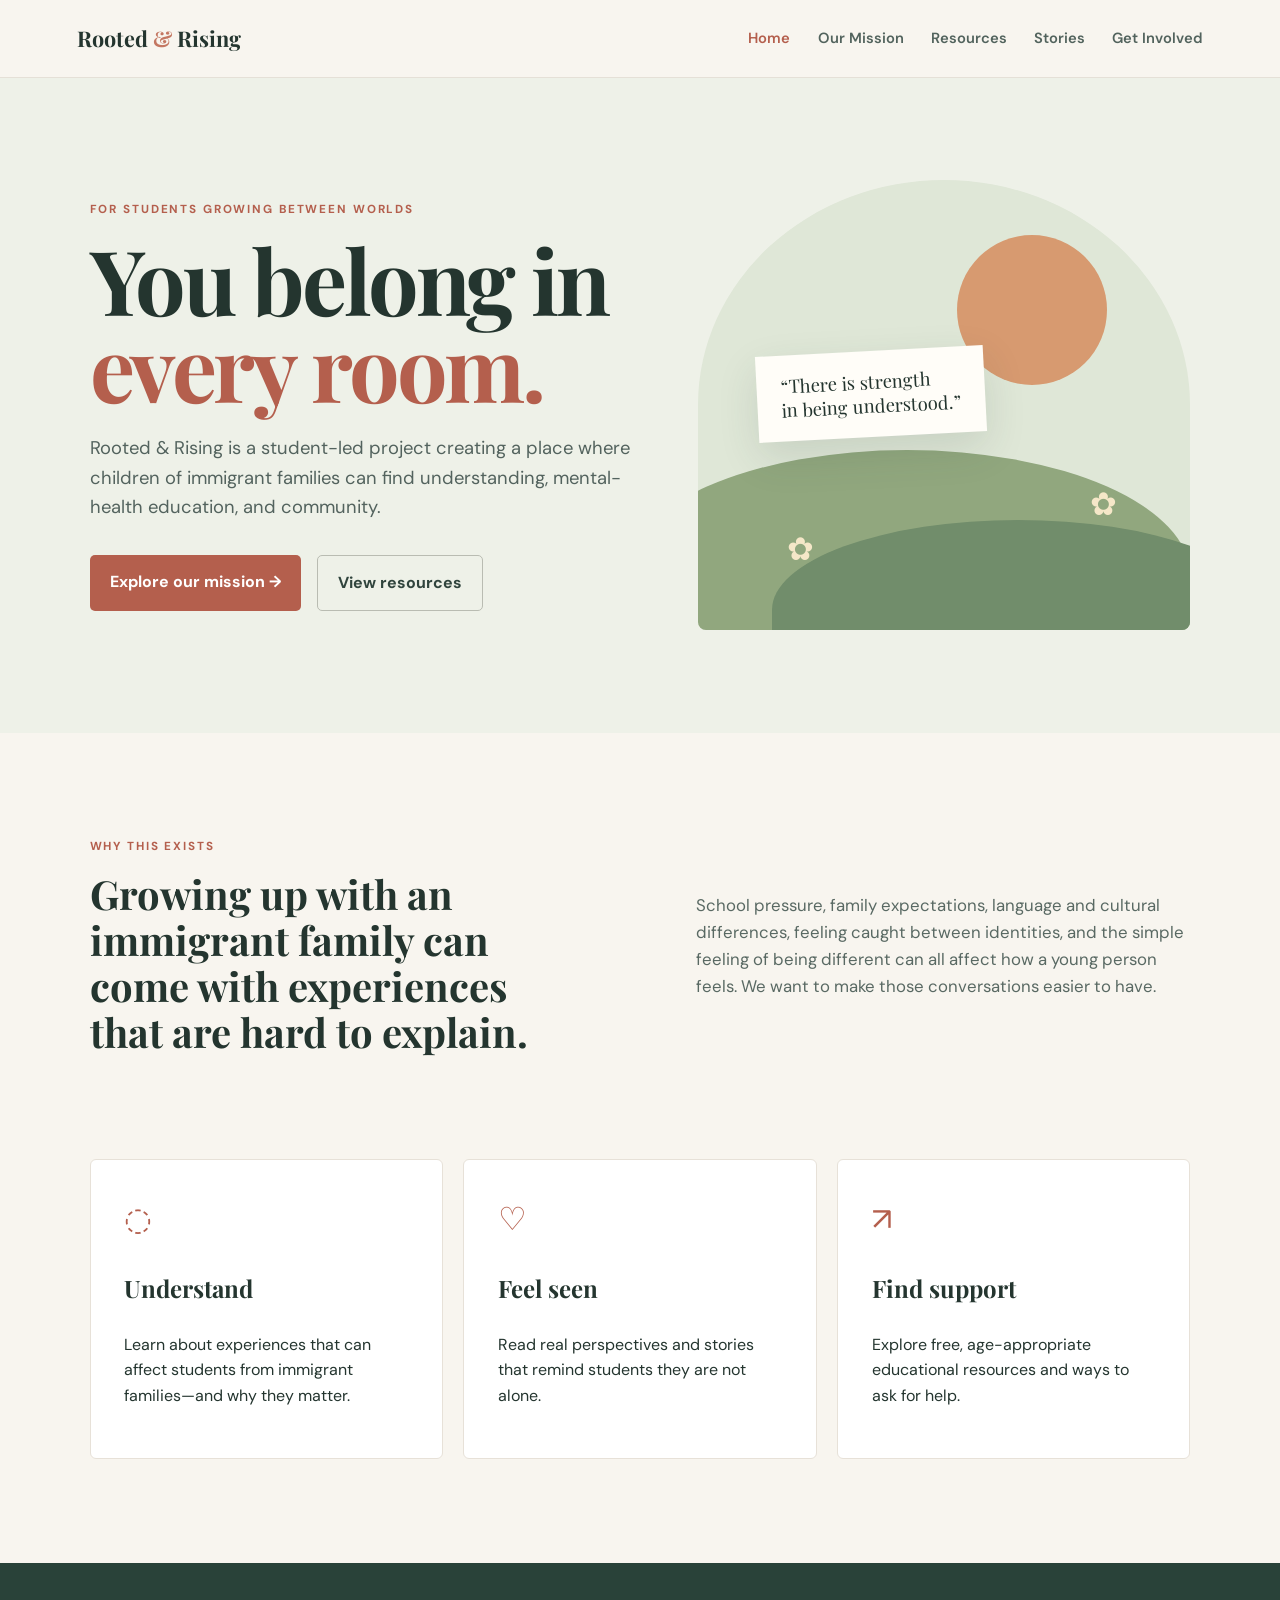
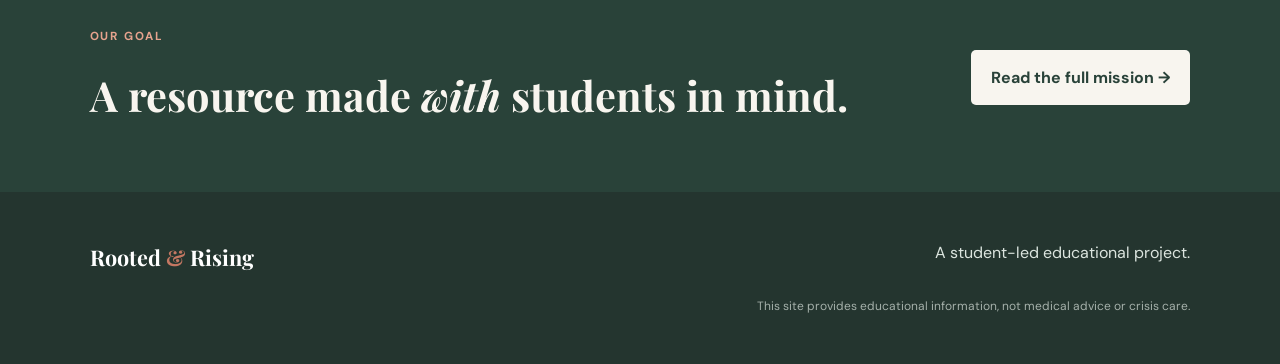
<file: immigrant_student_project_site/index.html>
<!DOCTYPE html>
<html lang="en">
<head>
  <meta charset="UTF-8">
  <meta name="viewport" content="width=device-width, initial-scale=1.0">
  <title>Rooted & Rising | Student Mental Health</title>
  <link rel="preconnect" href="https://fonts.googleapis.com">
  <link rel="preconnect" href="https://fonts.gstatic.com" crossorigin>
  <link href="https://fonts.googleapis.com/css2?family=DM+Sans:wght@400;500;600;700&family=Playfair+Display:wght@600;700&display=swap" rel="stylesheet">
  <link rel="stylesheet" href="style.css">
</head>
<body>
  <header class="nav">
    <a class="logo" href="index.html">Rooted <span>&</span> Rising</a>
    <button class="menu" aria-label="Open menu">☰</button>
    <nav>
      <a href="index.html" class="active">Home</a>
      <a href="mission.html">Our Mission</a>
      <a href="resources.html">Resources</a>
      <a href="stories.html">Stories</a>
      <a href="get-involved.html">Get Involved</a>
    </nav>
  </header>

  <main>
    <section class="hero">
      <div class="hero-copy">
        <p class="eyebrow">For students growing between worlds</p>
        <h1>You belong in<br><em>every room.</em></h1>
        <p class="lead">Rooted & Rising is a student-led project creating a place where children of immigrant families can find understanding, mental-health education, and community.</p>
        <div class="buttons">
          <a class="button primary" href="mission.html">Explore our mission →</a>
          <a class="button secondary" href="resources.html">View resources</a>
        </div>
      </div>
      <div class="hero-art" aria-label="Decorative illustration">
        <div class="sun"></div>
        <div class="hill hill-one"></div>
        <div class="hill hill-two"></div>
        <div class="flower flower-one">✿</div>
        <div class="flower flower-two">✿</div>
        <div class="quote-card">“There is strength<br>in being understood.”</div>
      </div>
    </section>

    <section class="intro section">
      <div>
        <p class="eyebrow">Why this exists</p>
        <h2>Growing up with an immigrant family can come with experiences that are hard to explain.</h2>
      </div>
      <p class="body-copy">School pressure, family expectations, language and cultural differences, feeling caught between identities, and the simple feeling of being different can all affect how a young person feels. We want to make those conversations easier to have.</p>
    </section>

    <section class="cards section">
      <article class="card">
        <div class="icon">◌</div>
        <h3>Understand</h3>
        <p>Learn about experiences that can affect students from immigrant families—and why they matter.</p>
      </article>
      <article class="card">
        <div class="icon">♡</div>
        <h3>Feel seen</h3>
        <p>Read real perspectives and stories that remind students they are not alone.</p>
      </article>
      <article class="card">
        <div class="icon">↗</div>
        <h3>Find support</h3>
        <p>Explore free, age-appropriate educational resources and ways to ask for help.</p>
      </article>
    </section>

    <section class="mission-strip">
      <div>
        <p class="eyebrow light">Our goal</p>
        <h2>A resource made <em>with</em> students in mind.</h2>
      </div>
      <a class="button light-button" href="mission.html">Read the full mission →</a>
    </section>
  </main>

  <footer>
    <div class="logo">Rooted <span>&</span> Rising</div>
    <p>A student-led educational project.</p>
    <p class="small">This site provides educational information, not medical advice or crisis care.</p>
  </footer>
  <script src="script.js"></script>
</body>
</html>
</file>
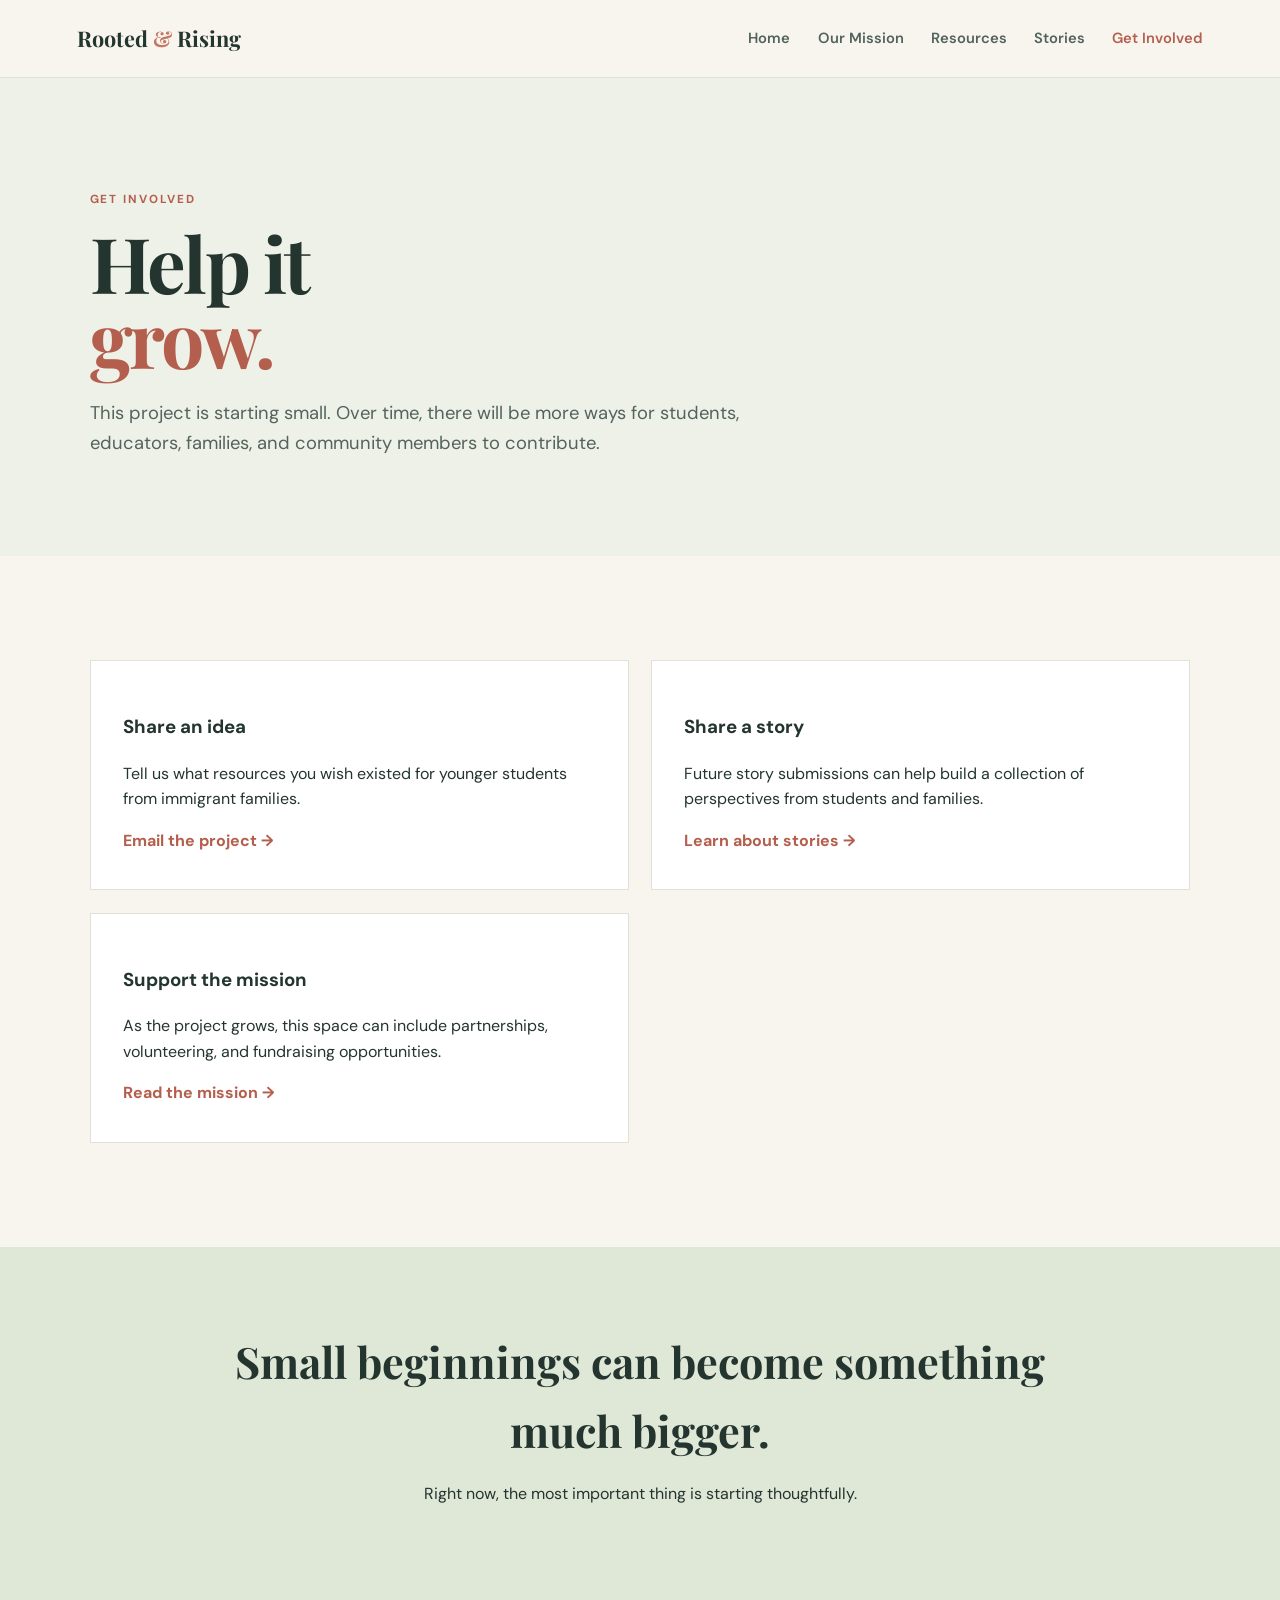
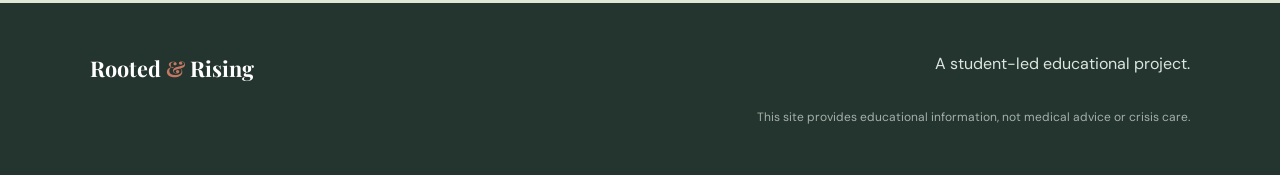
<file: immigrant_student_project_site/get-involved.html>
<!DOCTYPE html>
<html lang="en">
<head>
<meta charset="UTF-8"><meta name="viewport" content="width=device-width, initial-scale=1.0">
<title>Get Involved | Rooted & Rising</title>
<link rel="preconnect" href="https://fonts.googleapis.com"><link rel="preconnect" href="https://fonts.gstatic.com" crossorigin>
<link href="https://fonts.googleapis.com/css2?family=DM+Sans:wght@400;500;600;700&family=Playfair+Display:wght@600;700&display=swap" rel="stylesheet"><link rel="stylesheet" href="style.css">
</head>
<body>
<header class="nav"><a class="logo" href="index.html">Rooted <span>&</span> Rising</a><button class="menu" aria-label="Open menu">☰</button><nav><a href="index.html">Home</a><a href="mission.html">Our Mission</a><a href="resources.html">Resources</a><a href="stories.html">Stories</a><a class="active" href="get-involved.html">Get Involved</a></nav></header>
<main>
<section class="page-hero"><p class="eyebrow">Get involved</p><h1>Help it<br><em>grow.</em></h1><p class="lead narrow">This project is starting small. Over time, there will be more ways for students, educators, families, and community members to contribute.</p></section>
<section class="involve-grid section">
<div class="involve"><h3>Share an idea</h3><p>Tell us what resources you wish existed for younger students from immigrant families.</p><a href="mailto:YOUR-EMAIL-HERE">Email the project →</a></div>
<div class="involve"><h3>Share a story</h3><p>Future story submissions can help build a collection of perspectives from students and families.</p><a href="stories.html">Learn about stories →</a></div>
<div class="involve"><h3>Support the mission</h3><p>As the project grows, this space can include partnerships, volunteering, and fundraising opportunities.</p><a href="mission.html">Read the mission →</a></div>
</section>
<section class="callout"><h2>Small beginnings can become something much bigger.</h2><p>Right now, the most important thing is starting thoughtfully.</p></section>
</main>
<footer><div class="logo">Rooted <span>&</span> Rising</div><p>A student-led educational project.</p><p class="small">This site provides educational information, not medical advice or crisis care.</p></footer>
<script src="script.js"></script>
</body></html>
</file>
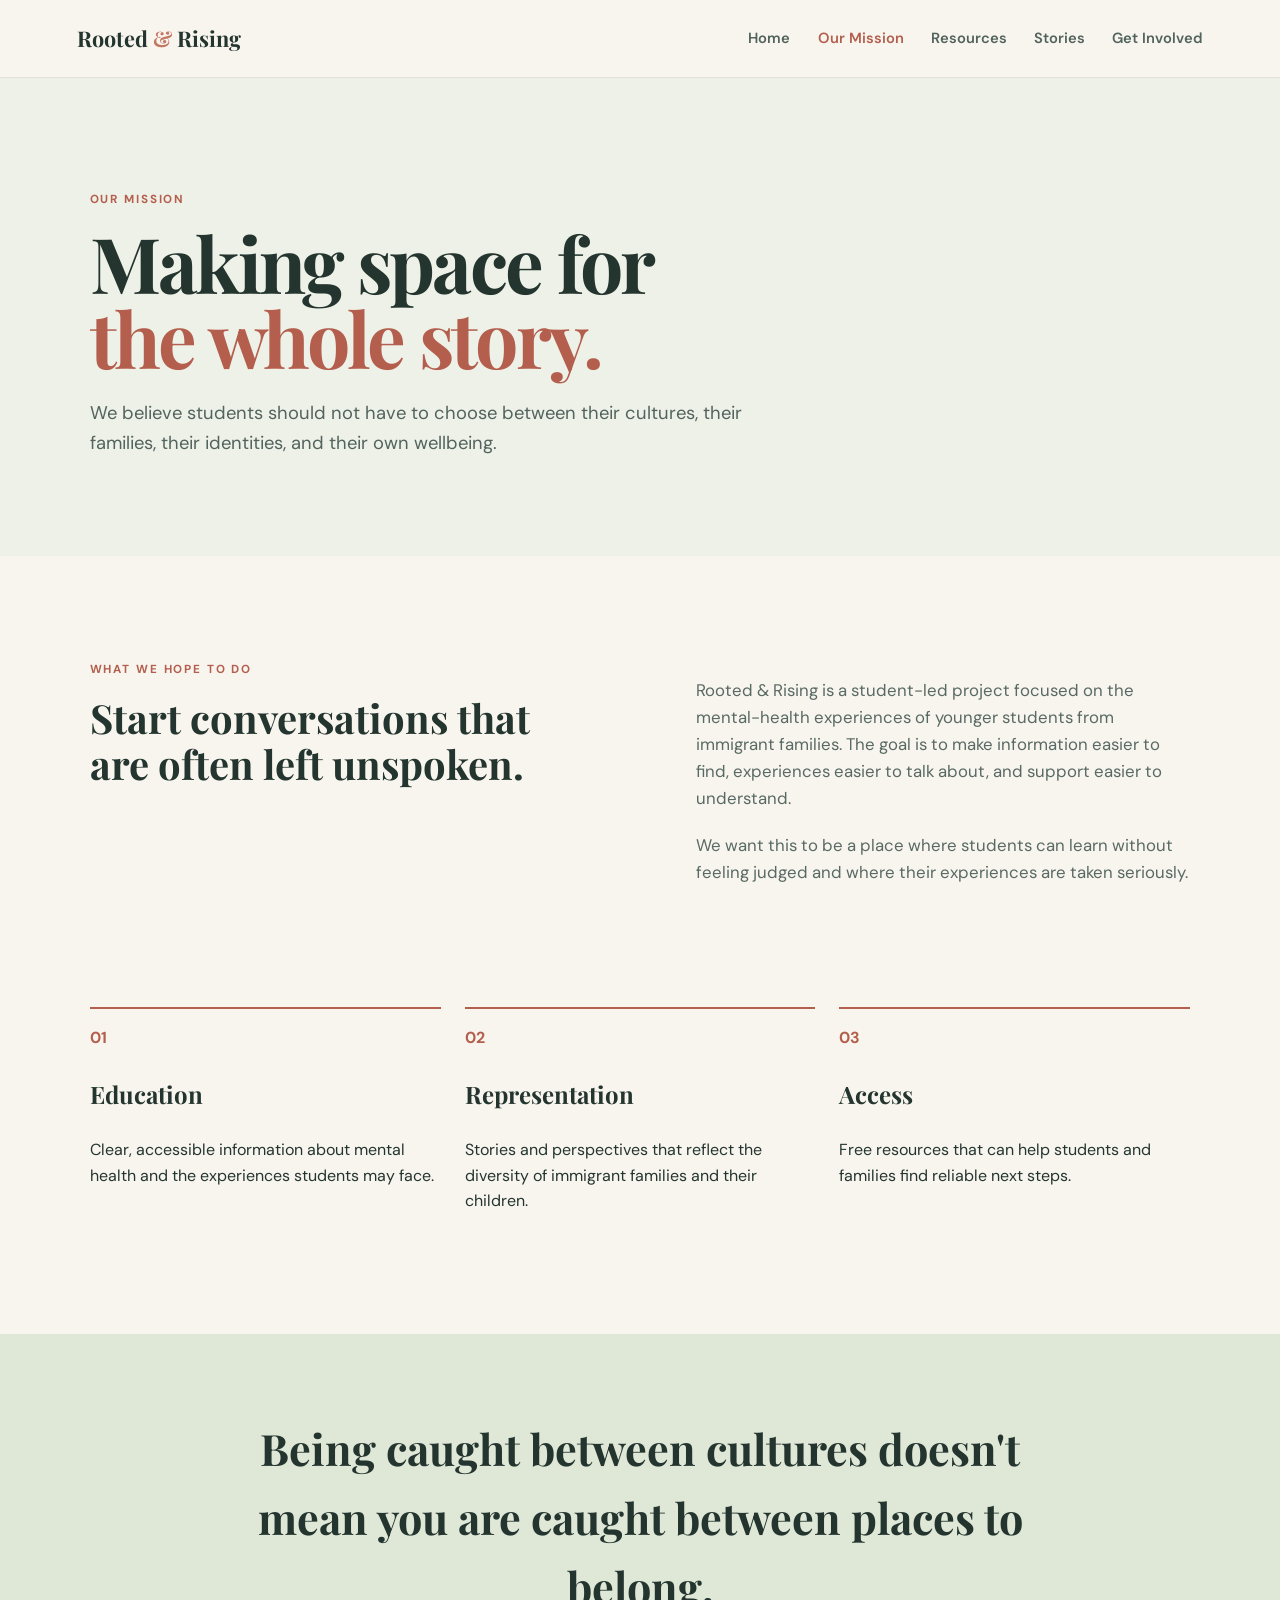
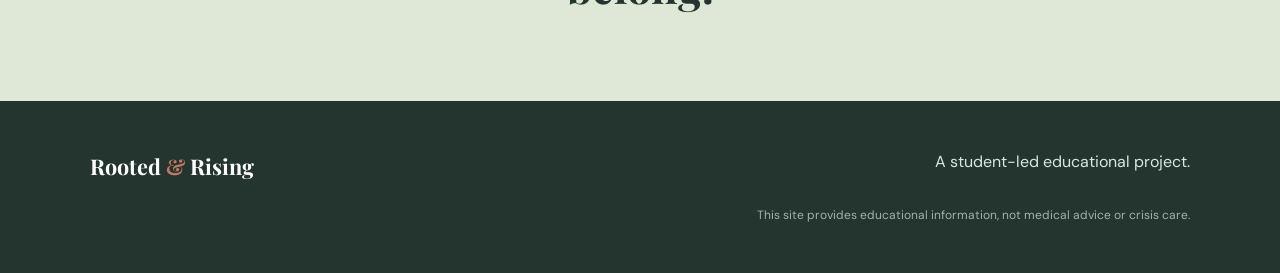
<file: immigrant_student_project_site/mission.html>
<!DOCTYPE html>
<html lang="en">
<head>
  <meta charset="UTF-8"><meta name="viewport" content="width=device-width, initial-scale=1.0">
  <title>Our Mission | Rooted & Rising</title>
  <link rel="preconnect" href="https://fonts.googleapis.com"><link rel="preconnect" href="https://fonts.gstatic.com" crossorigin>
  <link href="https://fonts.googleapis.com/css2?family=DM+Sans:wght@400;500;600;700&family=Playfair+Display:wght@600;700&display=swap" rel="stylesheet">
  <link rel="stylesheet" href="style.css">
</head>
<body>
<header class="nav"><a class="logo" href="index.html">Rooted <span>&</span> Rising</a><button class="menu" aria-label="Open menu">☰</button><nav><a href="index.html">Home</a><a class="active" href="mission.html">Our Mission</a><a href="resources.html">Resources</a><a href="stories.html">Stories</a><a href="get-involved.html">Get Involved</a></nav></header>
<main>
<section class="page-hero"><p class="eyebrow">Our mission</p><h1>Making space for<br><em>the whole story.</em></h1><p class="lead narrow">We believe students should not have to choose between their cultures, their families, their identities, and their own wellbeing.</p></section>
<section class="split section">
  <div><p class="eyebrow">What we hope to do</p><h2>Start conversations that are often left unspoken.</h2></div>
  <div class="body-copy"><p>Rooted & Rising is a student-led project focused on the mental-health experiences of younger students from immigrant families. The goal is to make information easier to find, experiences easier to talk about, and support easier to understand.</p><p>We want this to be a place where students can learn without feeling judged and where their experiences are taken seriously.</p></div>
</section>
<section class="values section">
  <div class="value"><span>01</span><h3>Education</h3><p>Clear, accessible information about mental health and the experiences students may face.</p></div>
  <div class="value"><span>02</span><h3>Representation</h3><p>Stories and perspectives that reflect the diversity of immigrant families and their children.</p></div>
  <div class="value"><span>03</span><h3>Access</h3><p>Free resources that can help students and families find reliable next steps.</p></div>
</section>
<section class="callout"><h2>Being caught between cultures doesn't mean you are caught between places to belong.</h2></section>
</main>
<footer><div class="logo">Rooted <span>&</span> Rising</div><p>A student-led educational project.</p><p class="small">This site provides educational information, not medical advice or crisis care.</p></footer>
<script src="script.js"></script>
</body></html>
</file>
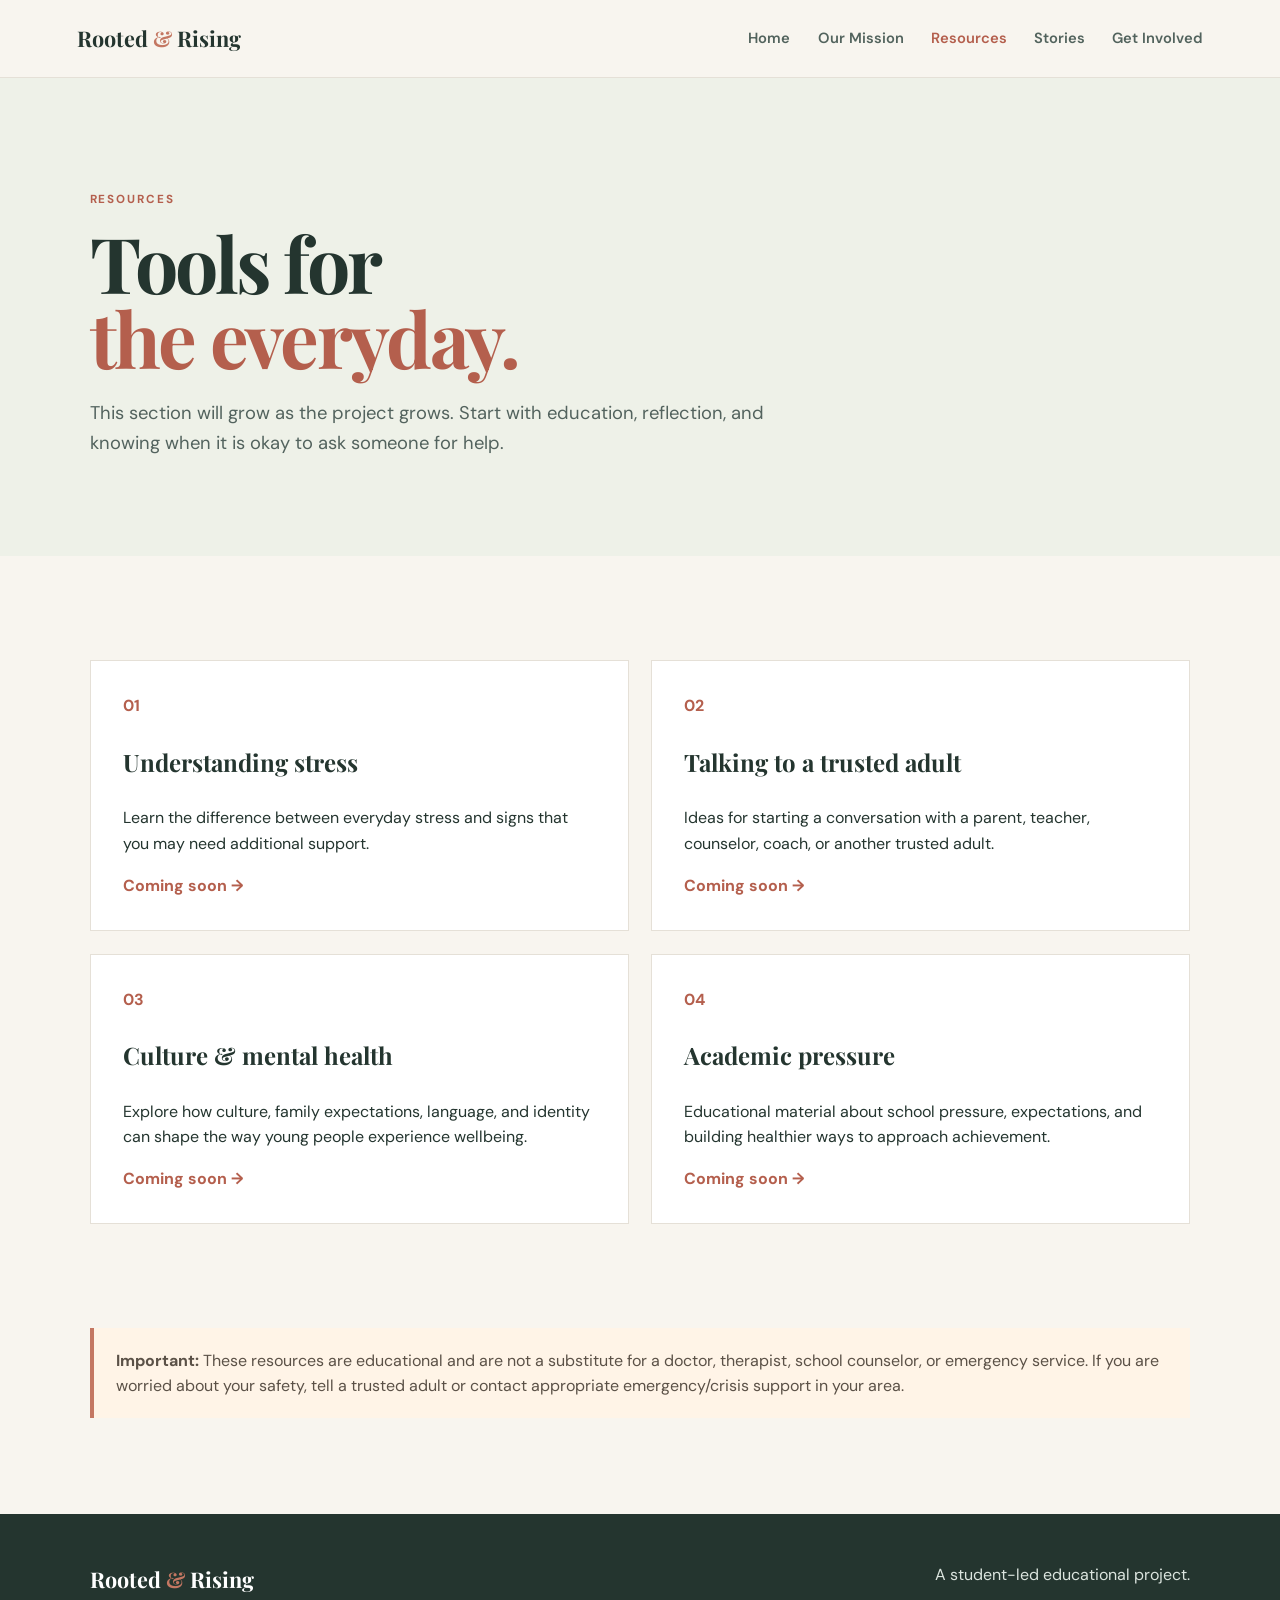
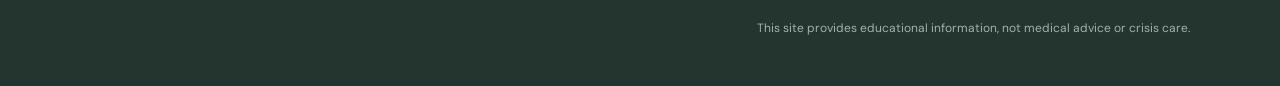
<file: immigrant_student_project_site/resources.html>
<!DOCTYPE html>
<html lang="en">
<head>
<meta charset="UTF-8"><meta name="viewport" content="width=device-width, initial-scale=1.0">
<title>Resources | Rooted & Rising</title>
<link rel="preconnect" href="https://fonts.googleapis.com"><link rel="preconnect" href="https://fonts.gstatic.com" crossorigin>
<link href="https://fonts.googleapis.com/css2?family=DM+Sans:wght@400;500;600;700&family=Playfair+Display:wght@600;700&display=swap" rel="stylesheet"><link rel="stylesheet" href="style.css">
</head>
<body>
<header class="nav"><a class="logo" href="index.html">Rooted <span>&</span> Rising</a><button class="menu" aria-label="Open menu">☰</button><nav><a href="index.html">Home</a><a href="mission.html">Our Mission</a><a class="active" href="resources.html">Resources</a><a href="stories.html">Stories</a><a href="get-involved.html">Get Involved</a></nav></header>
<main>
<section class="page-hero"><p class="eyebrow">Resources</p><h1>Tools for<br><em>the everyday.</em></h1><p class="lead narrow">This section will grow as the project grows. Start with education, reflection, and knowing when it is okay to ask someone for help.</p></section>
<section class="resource-grid section">
<article class="resource"><span>01</span><h3>Understanding stress</h3><p>Learn the difference between everyday stress and signs that you may need additional support.</p><a href="#">Coming soon →</a></article>
<article class="resource"><span>02</span><h3>Talking to a trusted adult</h3><p>Ideas for starting a conversation with a parent, teacher, counselor, coach, or another trusted adult.</p><a href="#">Coming soon →</a></article>
<article class="resource"><span>03</span><h3>Culture & mental health</h3><p>Explore how culture, family expectations, language, and identity can shape the way young people experience wellbeing.</p><a href="#">Coming soon →</a></article>
<article class="resource"><span>04</span><h3>Academic pressure</h3><p>Educational material about school pressure, expectations, and building healthier ways to approach achievement.</p><a href="#">Coming soon →</a></article>
</section>
<section class="notice"><strong>Important:</strong> These resources are educational and are not a substitute for a doctor, therapist, school counselor, or emergency service. If you are worried about your safety, tell a trusted adult or contact appropriate emergency/crisis support in your area.</section>
</main>
<footer><div class="logo">Rooted <span>&</span> Rising</div><p>A student-led educational project.</p><p class="small">This site provides educational information, not medical advice or crisis care.</p></footer>
<script src="script.js"></script>
</body></html>
</file>
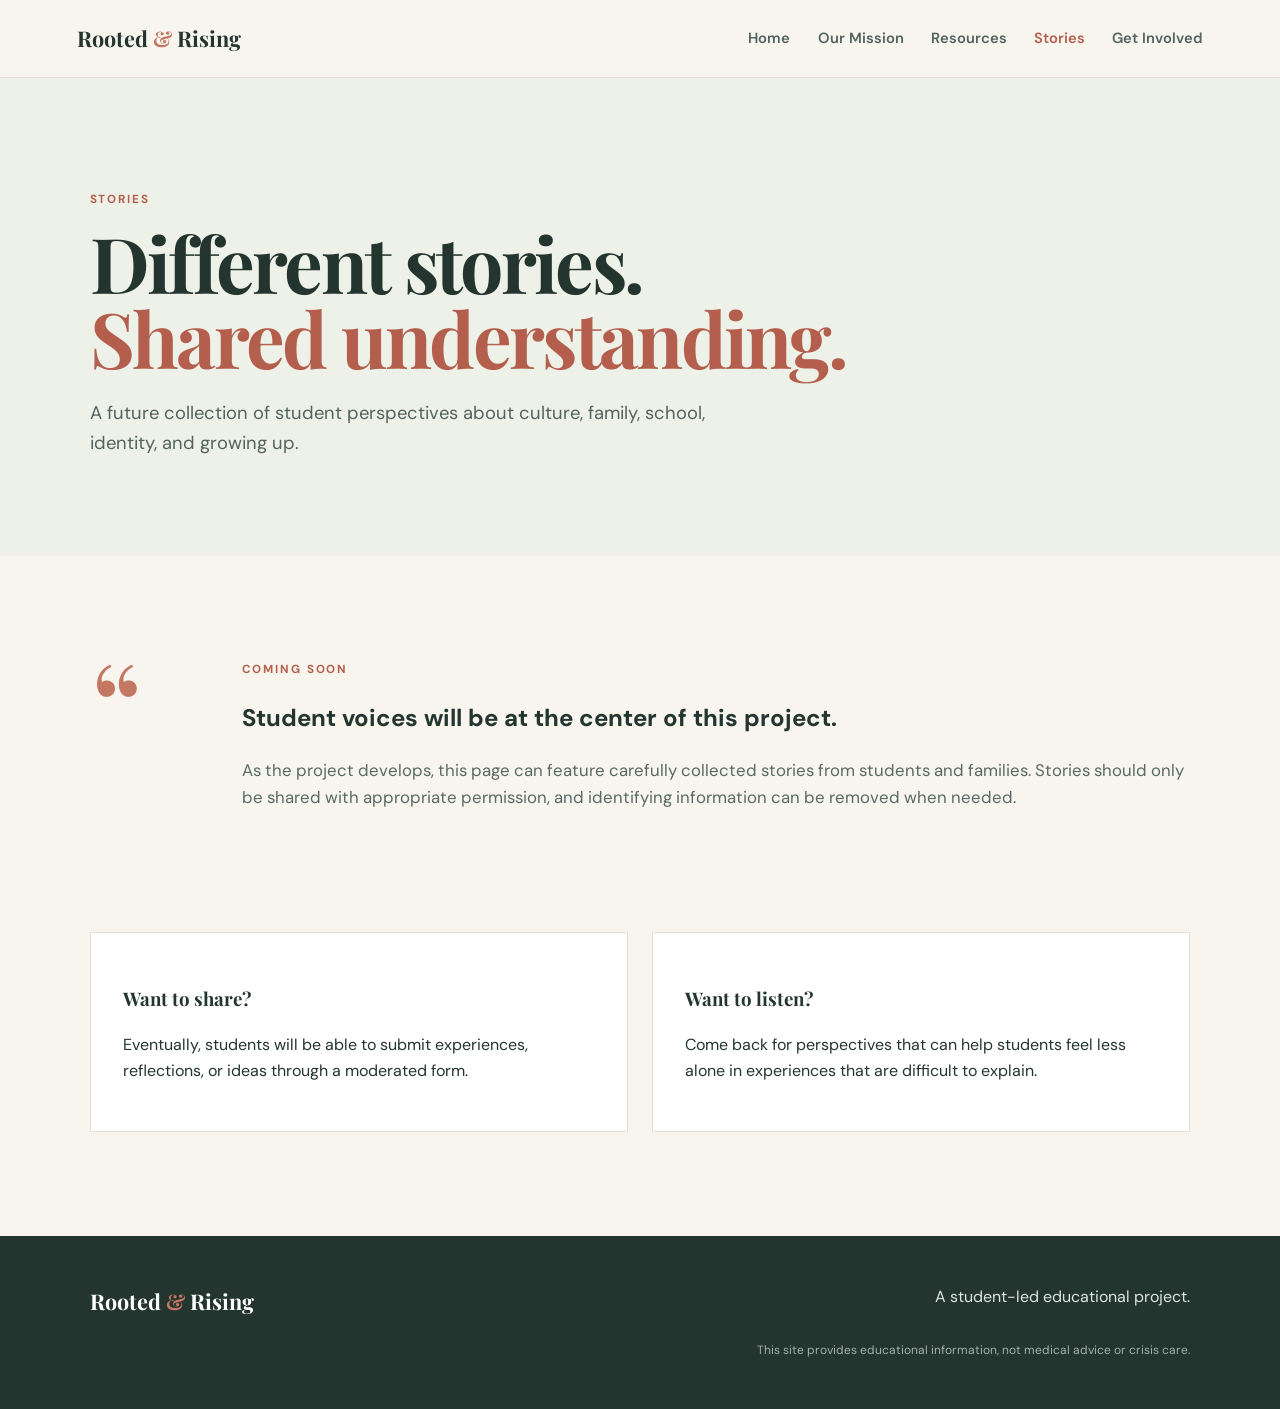
<file: immigrant_student_project_site/stories.html>
<!DOCTYPE html>
<html lang="en">
<head>
<meta charset="UTF-8"><meta name="viewport" content="width=device-width, initial-scale=1.0">
<title>Stories | Rooted & Rising</title>
<link rel="preconnect" href="https://fonts.googleapis.com"><link rel="preconnect" href="https://fonts.gstatic.com" crossorigin>
<link href="https://fonts.googleapis.com/css2?family=DM+Sans:wght@400;500;600;700&family=Playfair+Display:wght@600;700&display=swap" rel="stylesheet"><link rel="stylesheet" href="style.css">
</head>
<body>
<header class="nav"><a class="logo" href="index.html">Rooted <span>&</span> Rising</a><button class="menu" aria-label="Open menu">☰</button><nav><a href="index.html">Home</a><a href="mission.html">Our Mission</a><a href="resources.html">Resources</a><a class="active" href="stories.html">Stories</a><a href="get-involved.html">Get Involved</a></nav></header>
<main>
<section class="page-hero"><p class="eyebrow">Stories</p><h1>Different stories.<br><em>Shared understanding.</em></h1><p class="lead narrow">A future collection of student perspectives about culture, family, school, identity, and growing up.</p></section>
<section class="story-feature section"><div class="story-mark">“</div><div><p class="eyebrow">Coming soon</p><h2>Student voices will be at the center of this project.</h2><p class="body-copy">As the project develops, this page can feature carefully collected stories from students and families. Stories should only be shared with appropriate permission, and identifying information can be removed when needed.</p></div></section>
<section class="section two-col"><div class="mini-card"><h3>Want to share?</h3><p>Eventually, students will be able to submit experiences, reflections, or ideas through a moderated form.</p></div><div class="mini-card"><h3>Want to listen?</h3><p>Come back for perspectives that can help students feel less alone in experiences that are difficult to explain.</p></div></section>
</main>
<footer><div class="logo">Rooted <span>&</span> Rising</div><p>A student-led educational project.</p><p class="small">This site provides educational information, not medical advice or crisis care.</p></footer>
<script src="script.js"></script>
</body></html>
</file>
<file: immigrant_student_project_site/style.css>
*{box-sizing:border-box}html{scroll-behavior:smooth}body{margin:0;background:#f8f5ef;color:#24352f;font-family:"DM Sans",sans-serif;line-height:1.6}.nav{height:78px;padding:0 6%;display:flex;align-items:center;justify-content:space-between;border-bottom:1px solid #e5e0d7;background:#f8f5ef;position:sticky;top:0;z-index:10}.logo{font-family:"Playfair Display",serif;font-weight:700;font-size:1.35rem;color:#24352f;text-decoration:none}.logo span{color:#c47762}nav{display:flex;gap:1.7rem}nav a{color:#52635d;text-decoration:none;font-size:.92rem;font-weight:600}nav a:hover,nav a.active{color:#b45f4d}.menu{display:none;border:0;background:none;font-size:1.5rem}.hero{min-height:650px;padding:8% 7%;display:grid;grid-template-columns:1.05fr .95fr;align-items:center;gap:4rem;background:#eef1e8}.eyebrow{text-transform:uppercase;letter-spacing:.16em;font-size:.73rem;font-weight:700;color:#b45f4d;margin:0 0 1rem}.hero h1,.page-hero h1{font-family:"Playfair Display",serif;font-size:clamp(3.4rem,7vw,6.3rem);line-height:.98;margin:0 0 1.5rem;letter-spacing:-.035em}.hero h1 em,.page-hero h1 em{color:#b45f4d;font-style:normal}.lead{font-size:1.15rem;max-width:650px;color:#53635e}.narrow{max-width:680px}.buttons{display:flex;gap:1rem;margin-top:2rem;flex-wrap:wrap}.button{display:inline-block;padding:.9rem 1.25rem;border-radius:5px;text-decoration:none;font-weight:700}.primary{background:#b45f4d;color:white}.secondary{border:1px solid #b9bcb2;color:#30443d}.hero-art{height:450px;position:relative;overflow:hidden;border-radius:50% 50% 8px 8px;background:#dfe7d7}.sun{width:150px;height:150px;background:#d79a70;border-radius:50%;position:absolute;top:55px;right:17%}.hill{position:absolute;bottom:-70px;border-radius:50% 50% 0 0}.hill-one{width:115%;height:250px;left:-15%;background:#91a77e}.hill-two{width:100%;height:180px;left:15%;background:#718d6b}.flower{position:absolute;color:#f5e7c8;font-size:2rem}.flower-one{left:18%;bottom:55px}.flower-two{right:15%;bottom:100px}.quote-card{position:absolute;left:12%;top:38%;background:#fffdf8;padding:1.2rem 1.5rem;box-shadow:0 15px 40px #30443d22;font-family:"Playfair Display",serif;font-size:1.15rem;line-height:1.3;transform:rotate(-3deg)}.section{padding:6.5rem 7%}.intro{display:grid;grid-template-columns:1fr 1fr;gap:7rem;align-items:center}.intro h2,.split h2{font-family:"Playfair Display",serif;font-size:2.5rem;line-height:1.15;margin:0}.body-copy{font-size:1.05rem;color:#596963}.body-copy p+p{margin-top:1.3rem}.cards{display:grid;grid-template-columns:repeat(3,1fr);gap:1.3rem;padding-top:0}.card{background:white;border:1px solid #e7e1d8;padding:2.1rem;border-radius:6px}.icon{font-size:2rem;color:#b45f4d}.card h3{font-family:"Playfair Display",serif;font-size:1.5rem}.mission-strip{padding:4rem 7%;background:#294239;color:#f8f5ef;display:flex;justify-content:space-between;align-items:center;gap:2rem}.mission-strip h2{font-family:"Playfair Display",serif;font-size:2.6rem;margin:0}.light{color:#e7a38e}.light-button{background:#f8f5ef;color:#294239;white-space:nowrap}.page-hero{padding:7rem 7% 5rem;background:#eef1e8}.page-hero h1{font-size:clamp(3.2rem,6vw,5.5rem)}.split{display:grid;grid-template-columns:1fr 1fr;gap:7rem}.values{padding-top:0;display:grid;grid-template-columns:repeat(3,1fr);gap:1.5rem}.value{border-top:2px solid #b45f4d;padding-top:1rem}.value span,.resource span{color:#b45f4d;font-weight:700}.value h3,.resource h3{font-family:"Playfair Display",serif;font-size:1.5rem}.callout{padding:5rem 7%;background:#dfe7d7;text-align:center}.callout h2{font-family:"Playfair Display",serif;font-size:2.7rem;max-width:850px;margin:auto}.resource-grid,.involve-grid{display:grid;grid-template-columns:repeat(2,1fr);gap:1.4rem}.resource,.involve{background:white;border:1px solid #e5e0d7;padding:2rem;min-height:230px}.resource a,.involve a{color:#b45f4d;font-weight:700;text-decoration:none}.notice{margin:0 7% 6rem;padding:1.2rem 1.4rem;background:#fff4e7;border-left:4px solid #c47762;color:#5b5147}.story-feature{display:grid;grid-template-columns:120px 1fr;gap:2rem;align-items:start}.story-mark{font-family:"Playfair Display",serif;font-size:8rem;line-height:.7;color:#c47762}.two-col{display:grid;grid-template-columns:1fr 1fr;gap:1.5rem;padding-top:0}.mini-card{background:white;padding:2rem;border:1px solid #e5e0d7}.mini-card h3{font-family:"Playfair Display",serif}footer{padding:3rem 7%;background:#24352f;color:#dce5df;display:grid;grid-template-columns:1fr 1fr;gap:.4rem}footer .logo{color:#fff}footer p{margin:0;text-align:right}.small{font-size:.75rem;opacity:.7;grid-column:1/-1;margin-top:1rem!important} @media(max-width:800px){.nav{height:68px}.menu{display:block;color:#24352f}nav{display:none;position:absolute;top:68px;left:0;right:0;background:#f8f5ef;padding:1rem 7%;flex-direction:column;gap:.8rem;border-bottom:1px solid #e5e0d7}.nav.open nav{display:flex}.hero,.intro,.split,.cards,.values,.resource-grid,.involve-grid,.two-col{grid-template-columns:1fr}.hero{padding-top:5rem;min-height:auto}.hero-art{height:330px}.intro,.section{padding:4rem 7%}.cards{padding-top:0}.mission-strip{display:block}.light-button{margin-top:1.5rem}.story-feature{grid-template-columns:1fr}.story-mark{font-size:5rem}footer{grid-template-columns:1fr}footer p{text-align:left}.small{grid-column:auto}.page-hero{padding:5rem 7% 3.5rem}}
</file>
